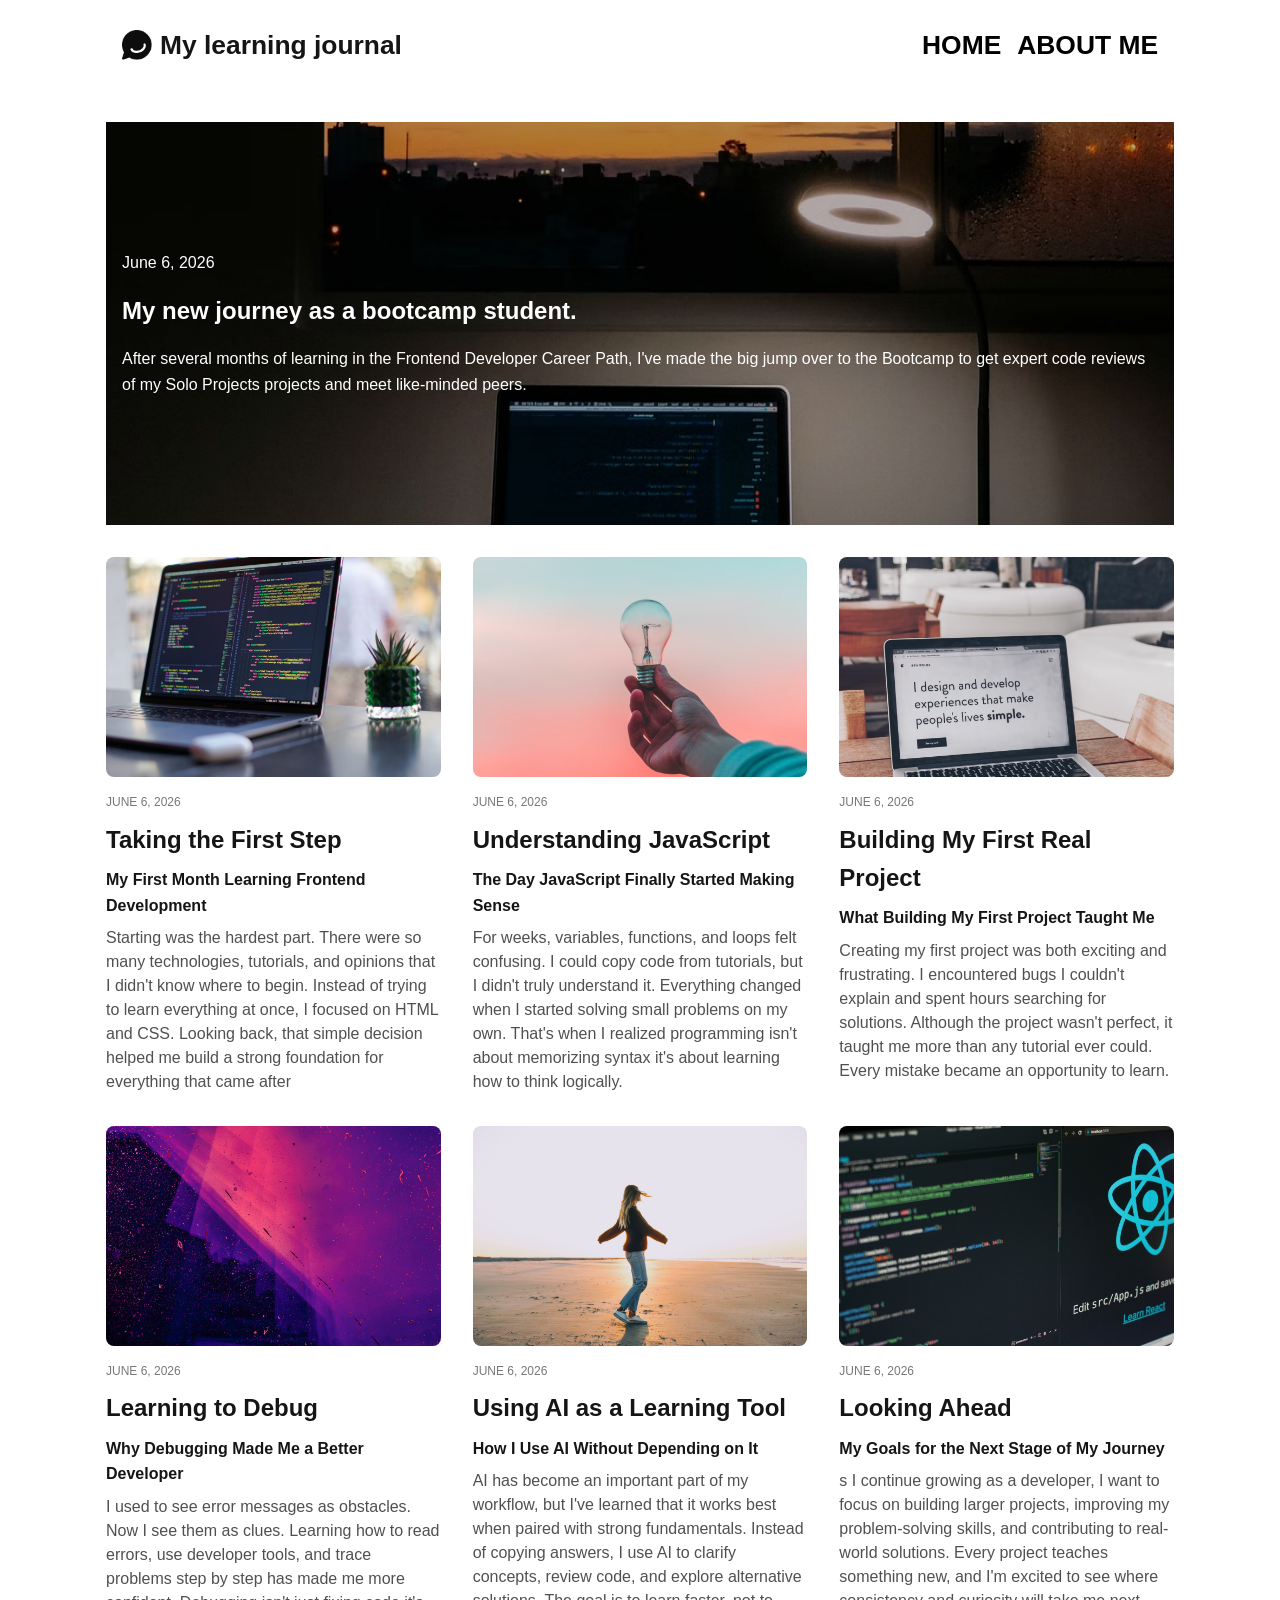
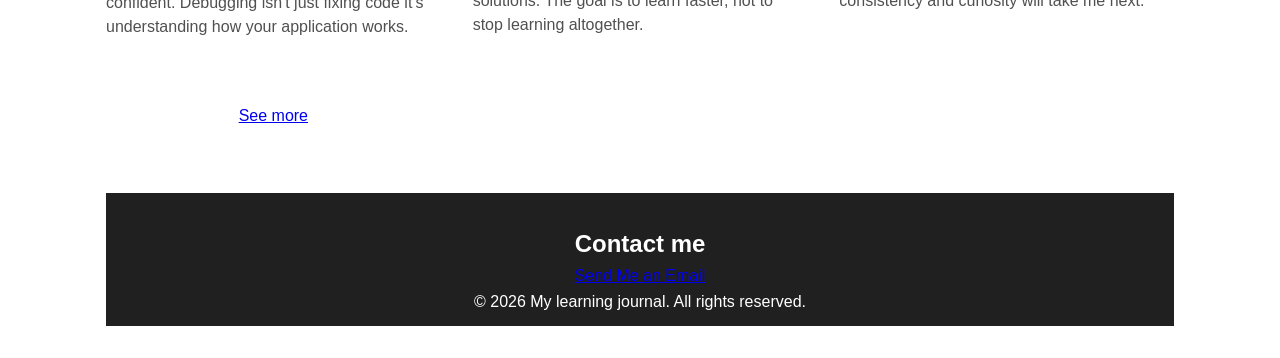
<file: index.html>
<!DOCTYPE html>
<html lang="en">
<head>
  <meta charset="UTF-8" />
  <meta name="viewport" content="width=device-width, initial-scale=1.0" />
  <title>Learning Journal</title>
  <link rel="stylesheet" href="styles.css" />
</head>

<body>
  <div class="container">

    <!-- NAVBAR -->
    <header>
      <nav class="navbar">
        <div class="logo">
          <img src="images/logo.png" alt="Logo">
          <h1>My learning journal</h1>
        </div>

        <ul class="nav-links">
          <li><a href="index.html">HOME</a></li>
          <li><a href="about.html">ABOUT ME</a></li>
        </ul>
      </nav>
    </header>

    <!-- HERO -->
    <section class="hero">
      <p>June 6, 2026</p>
      <h2>My new journey as a bootcamp student.</h2>
      <p>
       After several months of learning in 
       the Frontend Developer Career Path, 
       I've made the big jump over to the Bootcamp
        to get expert code reviews of my Solo Projects
         projects and meet like-minded peers.
      </p>
    </section>

    <!-- BLOG GRID -->
    <section class="blog-grid">

      <article class="blog-card">
        <img src="images/blog-one.png" alt="Blog 1">
        <div class="blog-content">
          <p class="blog-date">June 6, 2026</p>
          <h2>Taking the First Step</h2>
          <h4>My First Month Learning Frontend Development</h4>
          <p class="blog-description">
          Starting was the hardest part. 
          There were so many technologies, 
          tutorials, and opinions that I didn't know where to begin. 
          Instead of trying to learn everything at once, 
          I focused on HTML and CSS. Looking back, 
          that simple decision helped me build a strong foundation 
          for everything that came after
          </p>
        </div>
      </article>

      <article class="blog-card">
        <img src="images/blog-two.png" alt="Blog 2">
        <div class="blog-content">
          <p class="blog-date">June 6, 2026</p>
          <h2>Understanding JavaScript</h2>
          <h4>The Day JavaScript Finally Started Making Sense</h4>
          <p class="blog-description">
           For weeks, variables, functions,
            and loops felt confusing.
             I could copy code from tutorials,
              but I didn't truly understand it. 
              Everything changed when I started solving small
               problems on my own. That's when I realized 
               programming isn't about memorizing syntax it's about 
               learning how to think logically.          </p>
        </div>
      </article>

      <article class="blog-card">
        <img src="images/blog-three.png" alt="Blog 3">
        <div class="blog-content">
          <p class="blog-date">June 6, 2026</p>
          <h2>Building My First Real Project</h2>
          <h4>What Building My First Project Taught Me</h4>
          <p class="blog-description">
           Creating my first project was both exciting and frustrating. 
           I encountered bugs I couldn't explain and spent hours searching for solutions. 
           Although the project wasn't perfect, it taught me more than any tutorial ever could. 
           Every mistake became an opportunity to learn.         </p>
        </div>
      </article>
      <article class="blog-card">
        <img src="images/blog-four.png" alt="Blog 4">
        <div class="blog-content">
          <p class="blog-date">June 6, 2026</p>
          <h2>Learning to Debug</h2>
          <h4>Why Debugging Made Me a Better Developer</h4>
          <p class="blog-description">
           I used to see error messages as obstacles.
            Now I see them as clues. Learning how to read errors,
             use developer tools, and trace problems step by step has
              made me more confident. Debugging isn't just fixing code
              it's understanding how your application works.       </p>
        </div>
      </article>
      <article class="blog-card">
        <img src="images/blog-five.png" alt="Blog 5">
        <div class="blog-content">
          <p class="blog-date">June 6, 2026</p>
          <h2>Using AI as a Learning Tool</h2>
          <h4>How I Use AI Without Depending on It</h4>
          <p class="blog-description">
           AI has become an important part of my workflow,
            but I've learned that it works best when paired with strong fundamentals.
             Instead of copying answers, I use AI to clarify concepts, 
             review code, and explore alternative solutions.
              The goal is to learn faster, not to stop learning altogether.         </p>
        </div>
      </article>
      <article class="blog-card">
        <img src="images/blog-six.png" alt="Blog 6">
        <div class="blog-content">
          <p class="blog-date">June 6, 2026</p>
          <h2>Looking Ahead</h2>
          <h4>My Goals for the Next Stage of My Journey</h4>
          <p class="blog-description">
           s I continue growing as a developer,
            I want to focus on building larger projects, 
            improving my problem-solving skills, and contributing to 
            real-world solutions. Every project teaches something new, 
            and I'm excited to see where consistency and curiosity will take me next.
                    </p>
        </div>
      </article>

      <article  class="see-more">
        <a href="seemore.html" >See more</a>
      </article>

    </section>

    <footer>
      <div class="footer-content">
        <h2>Contact me</h2>
        <a href="mailto:amehsunday575@email.com?subject=Hello%20Ameh&body=I%20visited%20your%20learning%20journal.">
          Send Me an Email
      </a>
        <p>&copy; 2026 My learning journal. All rights reserved.</p>

      </div>
    </footer>
  </div>
</body>
</html>
</file>
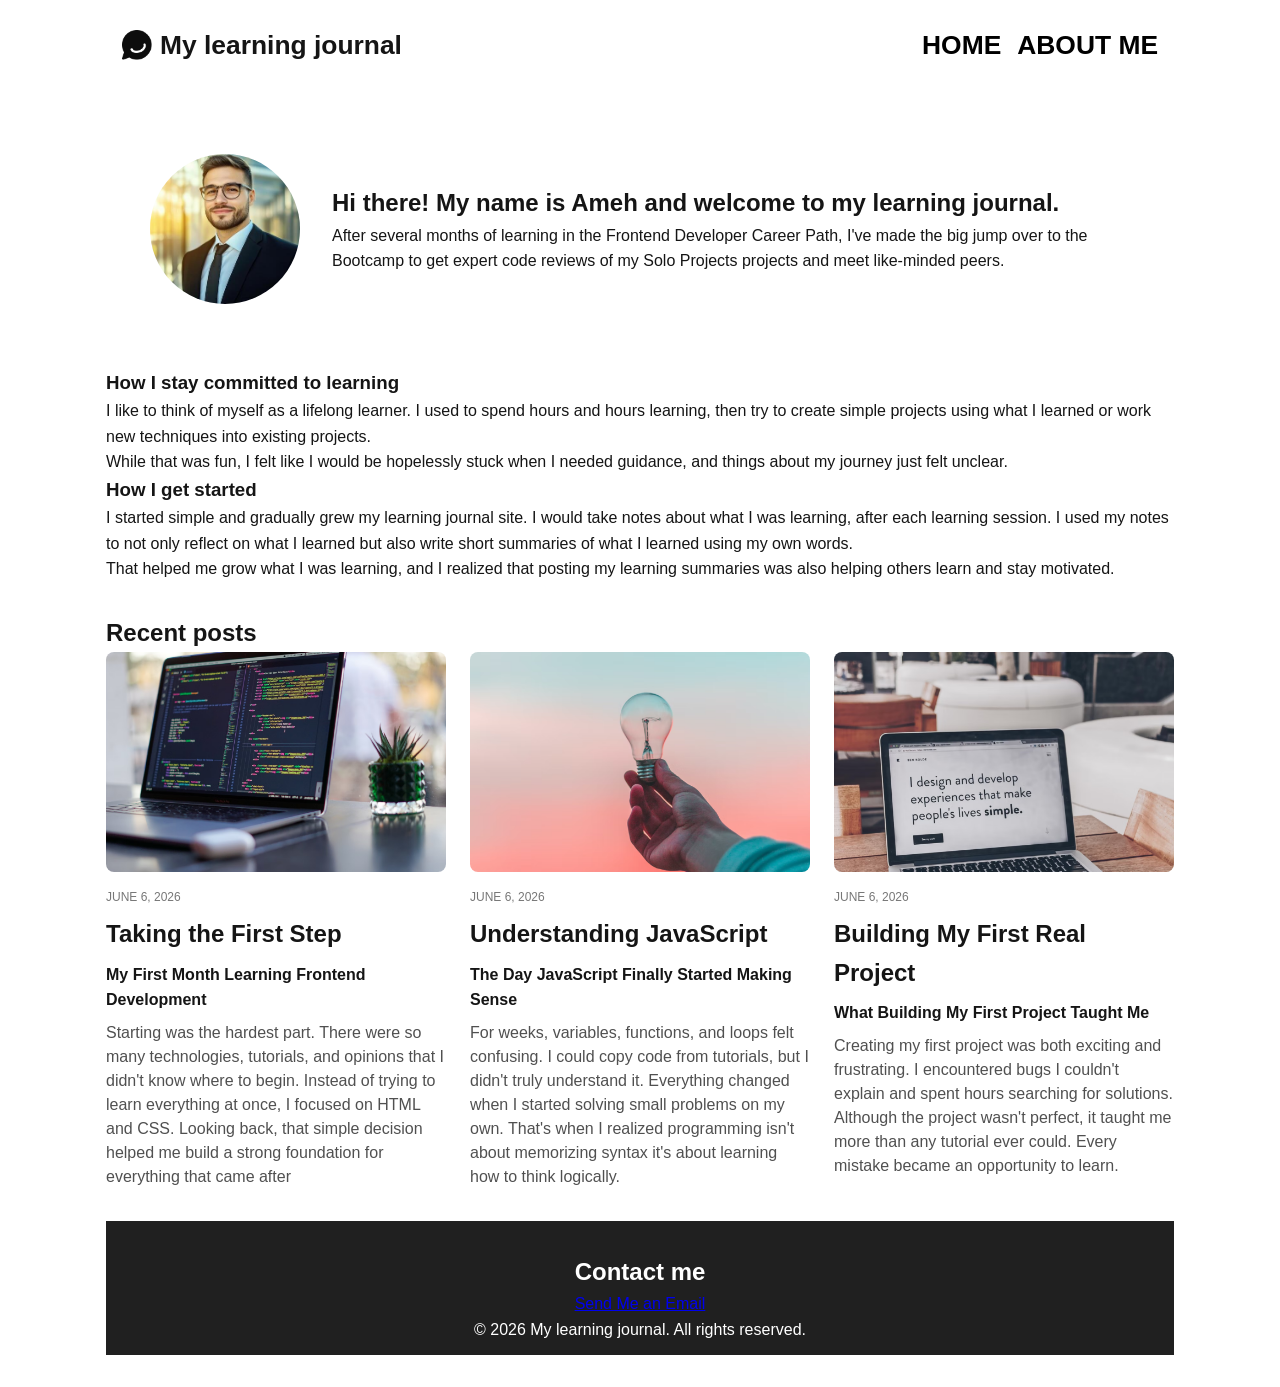
<file: about.html>
<!DOCTYPE html>
<html lang="en">
<head>
    <meta charset="UTF-8">
    <meta name="viewport" content="width=device-width, initial-scale=1.0">
    <title>About Me</title>
    <link rel="stylesheet" href="styles.css">
</head>
<body>
<div class="container">
    <!-- HEADER -->
    <header>
        <nav class="navbar">
            <div class="logo">
                <img src="./images/logo.png" alt="logo">
                <h1>My learning journal</h1>
            </div>

            <ul class="nav-links">
                <li><a href="index.html">HOME</a></li>
                <li><a href="about.html">ABOUT ME</a></li>
            </ul>
        </nav>
    </header>

    <!-- ABOUT HERO -->
    <section class="about-hero">
        <img src="./images/profile.jpeg" alt="Profile">

        <div class="about-text">
            <h2>
                Hi there! My name is Ameh and welcome
                to my learning journal.
            </h2>

            <p>
                After several months of learning in the Frontend
                Developer Career Path, I've made the big jump over
                to the Bootcamp to get expert code reviews of my Solo
                Projects projects and meet like-minded peers.
            </p>
        </div>
    </section>

    <!-- CONTENT -->
    <section class="about-content">

        <h3>How I stay committed to learning</h3>

        <p>
            I like to think of myself as a lifelong learner. I used
            to spend hours and hours learning, then try to create
            simple projects using what I learned or work new
            techniques into existing projects.
        </p>

        <p>
            While that was fun, I felt like I would be hopelessly
            stuck when I needed guidance, and things about my journey
            just felt unclear.
        </p>

        <h3>How I get started</h3>

        <p>
            I started simple and gradually grew my learning journal
            site. I would take notes about what I was learning,
            after each learning session. I used my notes to not only
            reflect on what I learned but also write short summaries
            of what I learned using my own words.
        </p>

        <p>
            That helped me grow what I was learning, and I realized
            that posting my learning summaries was also helping
            others learn and stay motivated.
        </p>

    </section>

    <!-- RECENT POSTS -->
    <section class="recent-posts">

        <h2>Recent posts</h2>

        <div class="posts-grid">

           <article class="blog-card">
        <img src="images/blog-one.png" alt="Blog 1">
        <div class="blog-content">
          <p class="blog-date">June 6, 2026</p>
          <h2>Taking the First Step</h2>
          <h4>My First Month Learning Frontend Development</h4>
          <p class="blog-description">
          Starting was the hardest part. 
          There were so many technologies, 
          tutorials, and opinions that I didn't know where to begin. 
          Instead of trying to learn everything at once, 
          I focused on HTML and CSS. Looking back, 
          that simple decision helped me build a strong foundation 
          for everything that came after
          </p>
        </div>
      </article>

      <article class="blog-card">
        <img src="images/blog-two.png" alt="Blog 2">
        <div class="blog-content">
          <p class="blog-date">June 6, 2026</p>
          <h2>Understanding JavaScript</h2>
          <h4>The Day JavaScript Finally Started Making Sense</h4>
          <p class="blog-description">
           For weeks, variables, functions,
            and loops felt confusing.
             I could copy code from tutorials,
              but I didn't truly understand it. 
              Everything changed when I started solving small
               problems on my own. That's when I realized 
               programming isn't about memorizing syntax it's about 
               learning how to think logically.          </p>
        </div>
      </article>

      <article class="blog-card">
        <img src="images/blog-three.png" alt="Blog 3">
        <div class="blog-content">
          <p class="blog-date">June 6, 2026</p>
          <h2>Building My First Real Project</h2>
          <h4>What Building My First Project Taught Me</h4>
          <p class="blog-description">
           Creating my first project was both exciting and frustrating. 
           I encountered bugs I couldn't explain and spent hours searching for solutions. 
           Although the project wasn't perfect, it taught me more than any tutorial ever could. 
           Every mistake became an opportunity to learn.         </p>
        </div>
      </article>

        </div>

    </section>


  <footer>
      <div class="footer-content">
        <h2>Contact me</h2>
        <a href="mailto:amehsunday575@email.com?subject=Hello%20Ameh&body=I%20visited%20your%20learning%20journal.">
    Send Me an Email
</a>
        <p>&copy; 2026 My learning journal. All rights reserved.</p>

      </div>
    </footer>


    
</div>

</body>
</html>
</file>
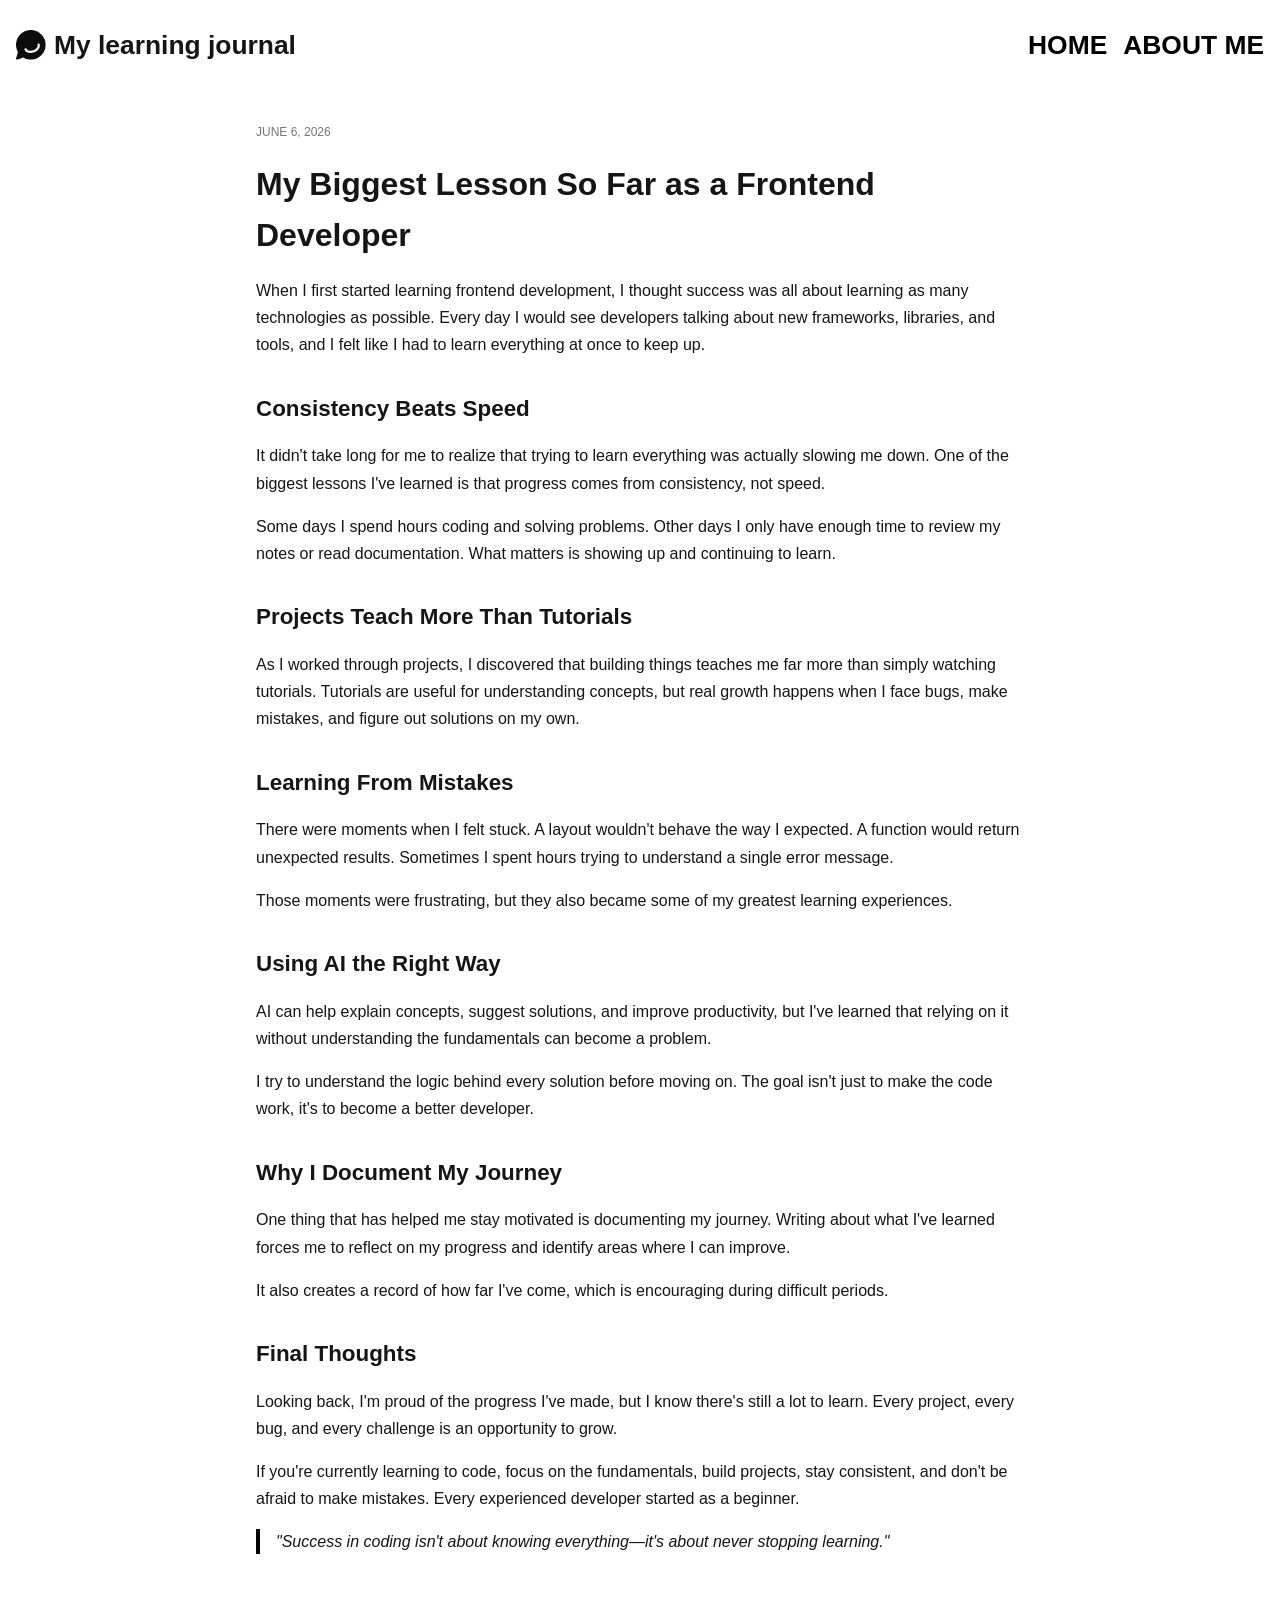
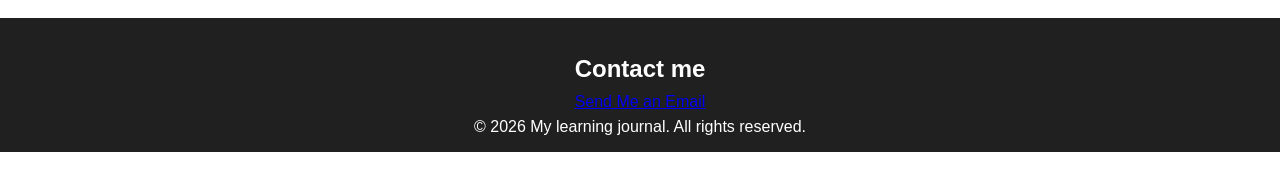
<file: seemore.html>
<!DOCTYPE html>
<html lang="en">
<head>
    <meta charset="UTF-8">
    <meta name="viewport" content="width=device-width, initial-scale=1.0">
    <title>more post</title>
    <link rel="stylesheet" href="styles.css">
</head>
<body>


    <!-- NAVBAR -->
    <header>
      <nav class="navbar">
        <div class="logo">
          <img src="images/logo.png" alt="Logo">
          <h1>My learning journal</h1>
        </div>

        <ul class="nav-links">
          <li><a href="index.html">HOME</a></li>
          <li><a href="about.html">ABOUT ME</a></li>
        </ul>
      </nav>
    </header>


    <main class="blog-post-page">

    <article class="post-intro">
        <p class="blog-date">June 6, 2026</p>
        <h1>My Biggest Lesson So Far as a Frontend Developer</h1>

        <p>
            When I first started learning frontend development, I thought success
            was all about learning as many technologies as possible. Every day I
            would see developers talking about new frameworks, libraries, and
            tools, and I felt like I had to learn everything at once to keep up.
        </p>
    </article>

    <article class="post-section">
        <h2>Consistency Beats Speed</h2>

        <p>
            It didn't take long for me to realize that trying to learn everything
            was actually slowing me down. One of the biggest lessons I've learned
            is that progress comes from consistency, not speed.
        </p>

        <p>
            Some days I spend hours coding and solving problems. Other days I only
            have enough time to review my notes or read documentation. What
            matters is showing up and continuing to learn.
        </p>
    </article>

    <article class="post-section">
        <h2>Projects Teach More Than Tutorials</h2>

        <p>
            As I worked through projects, I discovered that building things
            teaches me far more than simply watching tutorials. Tutorials are
            useful for understanding concepts, but real growth happens when I
            face bugs, make mistakes, and figure out solutions on my own.
        </p>
    </article>

    <article class="post-section">
        <h2>Learning From Mistakes</h2>

        <p>
            There were moments when I felt stuck. A layout wouldn't behave the
            way I expected. A function would return unexpected results.
            Sometimes I spent hours trying to understand a single error message.
        </p>

        <p>
            Those moments were frustrating, but they also became some of my
            greatest learning experiences.
        </p>
    </article>

    <article class="post-section">
        <h2>Using AI the Right Way</h2>

        <p>
            AI can help explain concepts, suggest solutions, and improve
            productivity, but I've learned that relying on it without
            understanding the fundamentals can become a problem.
        </p>

        <p>
            I try to understand the logic behind every solution before moving on.
            The goal isn't just to make the code work, it's to become a better
            developer.
        </p>
    </article>

    <article class="post-section">
        <h2>Why I Document My Journey</h2>

        <p>
            One thing that has helped me stay motivated is documenting my
            journey. Writing about what I've learned forces me to reflect on my
            progress and identify areas where I can improve.
        </p>

        <p>
            It also creates a record of how far I've come, which is encouraging
            during difficult periods.
        </p>
    </article>

    <article class="post-section">
        <h2>Final Thoughts</h2>

        <p>
            Looking back, I'm proud of the progress I've made, but I know
            there's still a lot to learn. Every project, every bug, and every
            challenge is an opportunity to grow.
        </p>

        <p>
            If you're currently learning to code, focus on the fundamentals,
            build projects, stay consistent, and don't be afraid to make
            mistakes. Every experienced developer started as a beginner.
        </p>

        <blockquote>
            "Success in coding isn't about knowing everything—it's about never
            stopping learning."
        </blockquote>
    </article>

</main>

    <footer>
      <div class="footer-content">
        <h2>Contact me</h2>
        <a href="mailto:amehsunday575@email.com?subject=Hello%20Ameh&body=I%20visited%20your%20learning%20journal.">
          Send Me an Email
        </a>
        <p>&copy; 2026 My learning journal. All rights reserved.</p>

      </div>
    </footer>
    
</body>
</html>
</file>
<file: styles.css>
* {
  margin: 0;
  padding: 0;
  box-sizing: border-box;
}

body {
  font-family: sans-serif;
  color: #151515;
   line-height: 1.6;
}

/* CONTAINER */
.container {
  max-width: 480px;
  margin: 0 auto;
  padding: 0 1rem;
  display: flex;
  flex-direction: column;
  gap: 2rem;
}

/* NAVBAR */
.navbar {
  display: flex;
  justify-content: space-between;
  align-items: center;
  padding: 1.5rem 1rem;
}

.logo {
  display: flex;
  align-items: center;
  gap: 0.5rem;
}

.logo img {
  width: 30px;
}

.logo h1 {
  font-size: 0.9rem;
  font-weight: 700;
}

.nav-links {
  display: flex;
  gap: 1rem;
  list-style: none;
}

.nav-links a {
  text-decoration: none;
  color: black;
  font-size: 0.75rem;
  font-weight: 600;
}

/* HERO */
.hero {
  display: flex;
  flex-direction: column;
  gap: 1rem;
  padding: 4rem 1rem;
  color: #fff;
  background: #f5f5f5 url('images/hero.png') no-repeat center/cover;
}

/* BLOG GRID */
.blog-grid {
  display: grid;
  grid-template-columns: 1fr;
  gap: 2rem;
}

/* BLOG CARD FIX (IMPORTANT) */
.blog-card {
  display: flex;
  flex-direction: column;
}

.blog-card img {
  width: 100%;
  height: 220px;
  object-fit: cover;
  display: block;
  border-radius: 8px;
}

/* BLOG CONTENT */
.blog-content {
  padding-top: 1rem;
  display: flex;
  flex-direction: column;
  gap: 0.5rem;
}

.blog-date {
  font-size: 0.75rem;
  text-transform: uppercase;
  color: #777;
}

.blog-description {
  line-height: 1.5;
  color: #505050;
}

/* ABOUT HERO */
.about-hero {
  display: flex;
  align-items: center;
  gap: 2rem;
  margin: 2rem auto;
  max-width: 980px;
}

.about-hero img {
  width: 150px;
  height: 150px;
  border-radius: 50%;
  object-fit: cover;
}

/* POSTS GRID */
.posts-grid {
  display: grid;
  grid-template-columns: 1fr;
  gap: 1.5rem;

}

.blog-post img {
  width: 100%;
  height: 220px;
  object-fit: cover;
  border-radius: 8px;
  display: block;
  padding-top: 0.5rem;
  margin-bottom: 1.5rem;
}


.see-more {
    display: block;
    width: fit-content;
    margin: 2rem auto;
    text-decoration: none;
}
.footer-content{
    text-align: center;
    padding: 2rem 1rem;
    background-color: #202020;
    color: #fff;
    width: 100%;
    height: 8.37rem;
    margin-bottom: 2rem;
}
.blog-post-page {
    max-width: 800px;
    margin: 0 auto;
    padding: 2rem 1rem;
}

.post-intro,
.post-section {
    margin-bottom: 2rem;
}

.post-intro h1 {
    font-size: 2rem;
    margin: 1rem 0;
}

.post-section h2 {
    margin-bottom: 1rem;
    font-size: 1.4rem;
}

.post-section p,
.post-intro p {
    line-height: 1.7;
    margin-bottom: 1rem;
}

blockquote {
    margin-top: 1rem;
    padding-left: 1rem;
    border-left: 4px solid #000;
    font-style: italic;
}
/* TABLET */
@media (min-width: 768px) {
  .blog-grid {
    grid-template-columns: repeat(2, 1fr);
  }

  .posts-grid {
    grid-template-columns: repeat(2, 1fr);
  }

  .about-content{
    gap: 1rem;
    line-height: 1.6;
  }
  .about-hero {
    flex-direction: row;
  }
  .hero {
    padding: 6rem 1rem;
    background: #f5f5f5 url('images/hero.png') no-repeat center/cover;
  }
  .nav-links a {
    font-size: 0.95rem;
  }

  .navbar h1 {
    font-size: 0.95rem;
  }
}



/* DESKTOP */
@media (min-width: 1024px) {
  .blog-grid {
    grid-template-columns: repeat(3, 1fr);
  }

  .posts-grid {
    grid-template-columns: repeat(3, 1fr);
  }

  .container {
    max-width: 1100px;
  }
  .hero {
    padding: 8rem 1rem;
    background: #f5f5f5 url('images/hero.png') no-repeat center/cover;
  }
   .nav-links a {
    font-size: 1.65rem;
     
  }
  .navbar h1 {
    font-size: 1.65rem;
  }
  .see-more {
    display: block;
    width: fit-content;
    margin: 2rem auto;
    text-decoration: none;
}
.footer-content{
    text-align: center;
    padding: 2rem 1rem;
    background-color: #202020;
    color: #fff;
    width: 100%;
    margin-bottom: 2rem;
}

}
</file>
